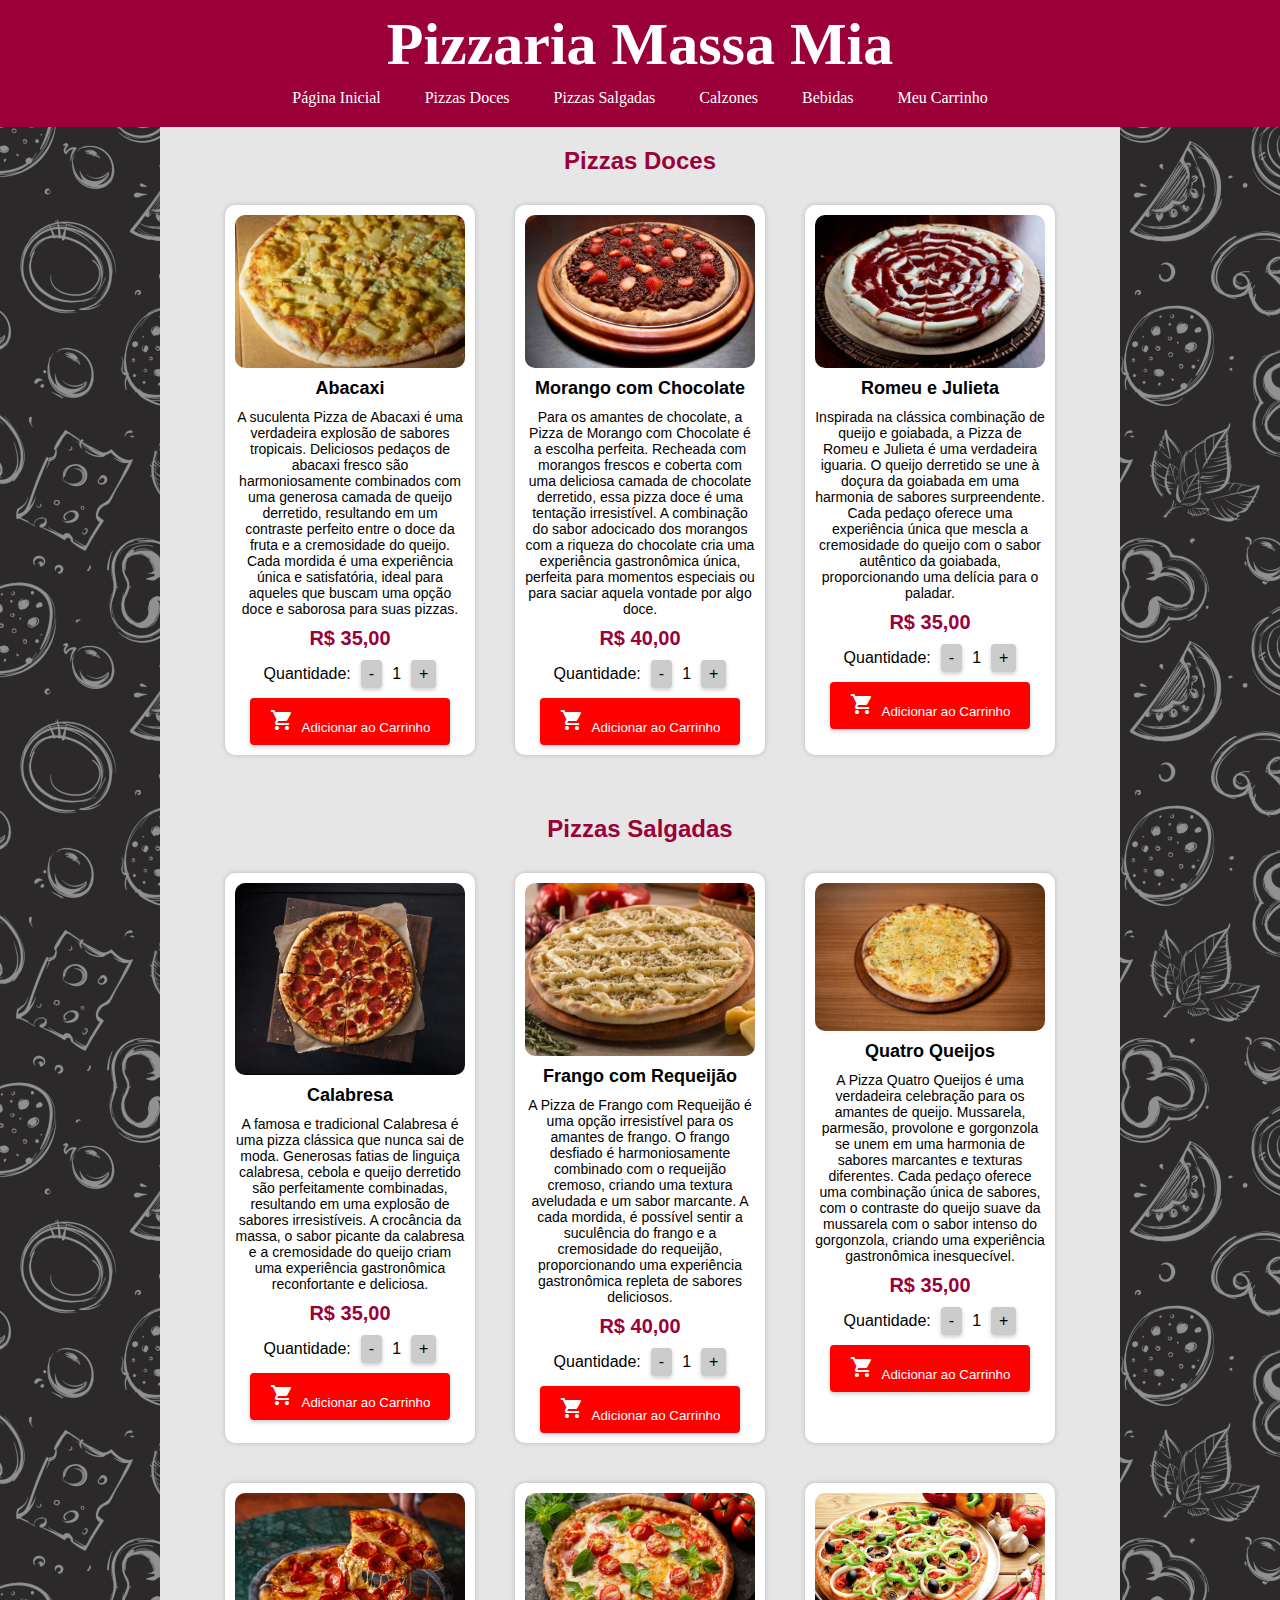
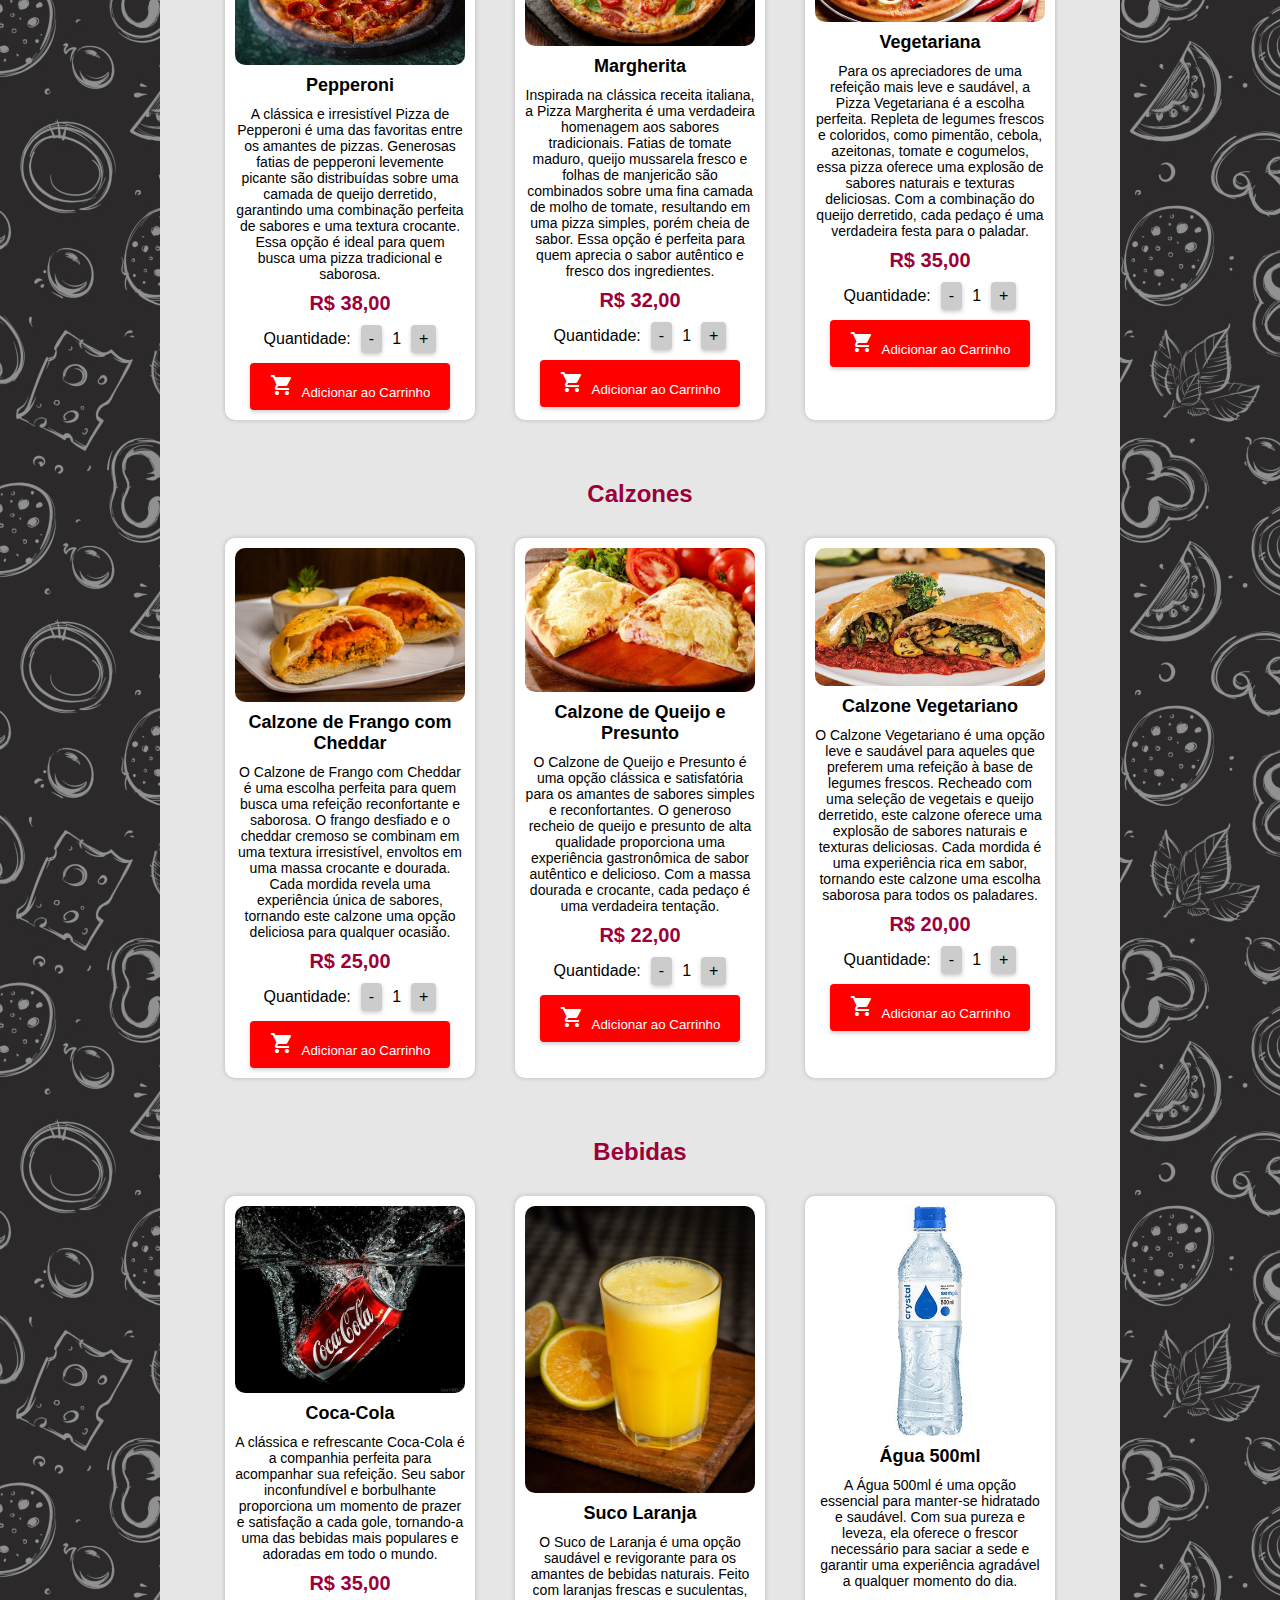
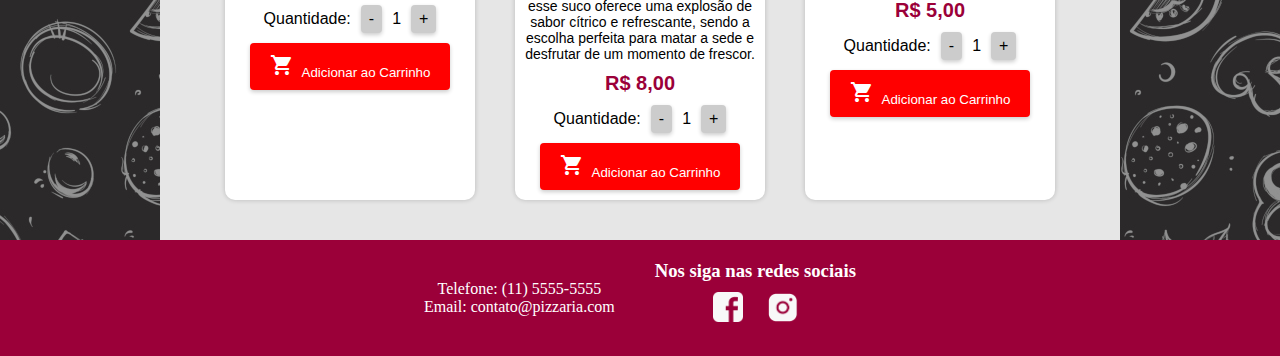
<file: cardapio.html>
<!DOCTYPE html>
<html lang="en">
<head>
    <meta charset="UTF-8">
    <meta http-equiv="X-UA-Compatible" content="IE=edge">
    <meta name="viewport" content="width=device-width, initial-scale=1.0">
    <title>Massa Mia</title>
    <link rel="stylesheet" href="styles/styleCardapio.css">
    <!-- Importação do Material Icons -->
    <link href="https://fonts.googleapis.com/icon?family=Material+Icons" rel="stylesheet">
    <!-- Importação do Material Icons -->
    <link href="https://fonts.googleapis.com/icon?family=Material+Icons" rel="stylesheet">

   
</head>

<body>
	<header>
		<h1>Pizzaria Massa Mia</h1> 
		<nav>
            <a href="#">Página Inicial</a>
			<a href="#doces">Pizzas Doces</a>
			<a href="#salgadas">Pizzas Salgadas</a>
            <a href="#">Calzones</a>
			<a href="#bebidas">Bebidas</a>
            <a href="carrinho.html">Meu Carrinho</a>
		</nav>
	</header>
    <main>

        
        <section id="doces">
            <h2>Pizzas Doces</h2>
            <ul>
                <li data-nome="Pizza de Abacaxi" id="item-abacaxi">
                    <img src="img/abacaxi.png" alt="Pizza de Abacaxi">
                    <p class="name">Abacaxi</p>
                    <p class="description">A suculenta Pizza de Abacaxi é uma verdadeira explosão de sabores tropicais. Deliciosos pedaços de abacaxi fresco são harmoniosamente combinados com uma generosa camada de queijo derretido, resultando em um contraste perfeito entre o doce da fruta e a cremosidade do queijo. Cada mordida é uma experiência única e satisfatória, ideal para aqueles que buscam uma opção doce e saborosa para suas pizzas.</p>
                    <p class="price">R$ 35,00</p>
                    <div class="item-quantity">
                        <p>Quantidade:</p>
                        <button class="btn red custom-btn-quantity" onclick="decrementQuantity('item-abacaxi')">-</button>
                        <span class="quantity">1</span>
                        <button class="btn red custom-btn-quantity" onclick="incrementQuantity('item-abacaxi')">+</button>
                    </div>
                    <button class="btn red custom-btn-carrinho" onclick="adicionarAoCarrinho('item-abacaxi','Pizza de Abacaxi', 35.00)">
                        <i class="material-icons left">shopping_cart</i>
                        Adicionar ao Carrinho
                    </button>
                </li>
                <li  data-nome="Pizza de Morango com Chocolate" id="item-morango">
                    <img src="img/morangoChocolate.jpg" alt="Pizza de Morango com Chocolate">
                    <p class="name">Morango com Chocolate</p>
                    <p class="description">Para os amantes de chocolate, a Pizza de Morango com Chocolate é a escolha perfeita. Recheada com morangos frescos e coberta com uma deliciosa camada de chocolate derretido, essa pizza doce é uma tentação irresistível. A combinação do sabor adocicado dos morangos com a riqueza do chocolate cria uma experiência gastronômica única, perfeita para momentos especiais ou para saciar aquela vontade por algo doce.</p>
                    <p class="price">R$ 40,00</p>
                    <div class="item-quantity">
                        <p>Quantidade:</p>
                        <button class="btn red custom-btn-quantity" onclick="decrementQuantity('item-morango')">-</button>
                        <span class="quantity">1</span>
                        <button class="btn red custom-btn-quantity" onclick="incrementQuantity('item-morango')">+</button>
                    </div>
                    <button class="btn red custom-btn-carrinho" onclick="adicionarAoCarrinho('item-morango','Pizza de Morango', 35.00)">
                        <i class="material-icons left">shopping_cart</i>
                        Adicionar ao Carrinho
                    </button>
                </li>
                <li data-nome="Pizza de Romeu e Julieta" id="item-romeu-julieta">
                    <img src="img/romeuJulieta.jpg" alt="Pizza de Romeu e Julieta">
                    <p class="name"> Romeu e Julieta</p>
                    <p class="description">Inspirada na clássica combinação de queijo e goiabada, a Pizza de Romeu e Julieta é uma verdadeira iguaria. O queijo derretido se une à doçura da goiabada em uma harmonia de sabores surpreendente. Cada pedaço oferece uma experiência única que mescla a cremosidade do queijo com o sabor autêntico da goiabada, proporcionando uma delícia para o paladar.</p>
                    <p class="price">R$ 35,00</p>
                    <div class="item-quantity">
                        <p>Quantidade:</p>
                        <button class="btn red custom-btn-quantity" onclick="decrementQuantity('item-romeu-julieta')">-</button>
                        <span class="quantity">1</span>
                        <button class="btn red custom-btn-quantity" onclick="incrementQuantity('item-romeu-julieta')">+</button>
                    </div>
                    <button class="btn red custom-btn-carrinho" onclick="adicionarAoCarrinho('item-romeu-julieta','Pizza de Romeu e Julieta', 35.00)">
                        <i class="material-icons left">shopping_cart</i>
                        Adicionar ao Carrinho
                    </button>
                </li>
            </ul>
        </section>
    
        <section id="salgadas">
            <h2>Pizzas Salgadas</h2>
            <ul>
                <li data-nome="Pizza de Calabresa" id="item-calabresa">
                    <img src="img/calabresa.png" alt="Calabresa">
                    <p class="name">Calabresa</p>
                    <p class="description">A famosa e tradicional Calabresa é uma pizza clássica que nunca sai de moda. Generosas fatias de linguiça calabresa, cebola e queijo derretido são perfeitamente combinadas, resultando em uma explosão de sabores irresistíveis. A crocância da massa, o sabor picante da calabresa e a cremosidade do queijo criam uma experiência gastronômica reconfortante e deliciosa.</p>
                    <p class="price">R$ 35,00</p>
                    <div class="item-quantity">
                        <p>Quantidade:</p>
                        <button class="btn red custom-btn-quantity" onclick="decrementQuantity('item-calabresa')">-</button>
                        <span class="quantity">1</span>
                        <button class="btn red custom-btn-quantity" onclick="incrementQuantity('item-calabresa')">+</button>
                    </div>
                    <button class="btn red custom-btn-carrinho" onclick="adicionarAoCarrinho('item-calabresa', 'Pizza de Calabresa', 35.00)">
                        <i class="material-icons left">shopping_cart</i>
                        Adicionar ao Carrinho
                    </button>
                    <li data-nome="Pizza de Frango com Requeijão" id="item-frango-requeijao">
                        <img src="img/frango.png" alt="Frango com requeijão">
                        <p class="name">Frango com Requeijão</p>
                        <p class="description">A Pizza de Frango com Requeijão é uma opção irresistível para os amantes de frango. O frango desfiado é harmoniosamente combinado com o requeijão cremoso, criando uma textura aveludada e um sabor marcante. A cada mordida, é possível sentir a suculência do frango e a cremosidade do requeijão, proporcionando uma experiência gastronômica repleta de sabores deliciosos.</p>
                        <p class="price">R$ 40,00</p>
                        <div class="item-quantity">
                            <p>Quantidade:</p>
                            <button class="btn red custom-btn-quantity" onclick="decrementQuantity('item-frango-requeijao')">-</button>
                            <span class="quantity">1</span>
                            <button class="btn red custom-btn-quantity" onclick="incrementQuantity('item-frango-requeijao')">+</button>
                        </div>
                        <button class="btn red custom-btn-carrinho" onclick="adicionarAoCarrinho('item-frango-requeijao', 'Pizza de Frango com Requeijão', 40.00)">
                            <i class="material-icons left">shopping_cart</i>
                            Adicionar ao Carrinho
                        </button>
                    </li>
                    <li data-nome="Pizza Quatro Queijos" id="item-quatro-queijos">
                        <img src="img/4queijos.jpg" alt="Pizza 4 queijos">
                        <p class="name">Quatro Queijos</p>
                        <p class="description">A Pizza Quatro Queijos é uma verdadeira celebração para os amantes de queijo. Mussarela, parmesão, provolone e gorgonzola se unem em uma harmonia de sabores marcantes e texturas diferentes. Cada pedaço oferece uma combinação única de sabores, com o contraste do queijo suave da mussarela com o sabor intenso do gorgonzola, criando uma experiência gastronômica inesquecível.</p>
                        <p class="price">R$ 35,00</p>
                        <div class="item-quantity">
                            <p>Quantidade:</p>
                            <button class="btn red custom-btn-quantity" onclick="decrementQuantity('item-quatro-queijos')">-</button>
                            <span class="quantity">1</span>
                            <button class="btn red custom-btn-quantity" onclick="incrementQuantity('item-quatro-queijos')">+</button>
                        </div>
                        <button class="btn red custom-btn-carrinho" onclick="adicionarAoCarrinho('item-quatro-queijos', 'Pizza Quatro Queijos', 35.00)">
                            <i class="material-icons left">shopping_cart</i>
                            Adicionar ao Carrinho
                        </button>
                    </li>

                    <li data-nome="Pizza de Pepperoni" id="item-pepperoni">
                        <img src="img/pizza_pepperoni.jpg" alt="Pizza de Pepperoni">
                        <p class="name">Pepperoni</p>
                        <p class="description">A clássica e irresistível Pizza de Pepperoni é uma das favoritas entre os amantes de pizzas. Generosas fatias de pepperoni levemente picante são distribuídas sobre uma camada de queijo derretido, garantindo uma combinação perfeita de sabores e uma textura crocante. Essa opção é ideal para quem busca uma pizza tradicional e saborosa.</p>
                        <p class="price">R$ 38,00</p>
                        <div class="item-quantity">
                            <p>Quantidade:</p>
                            <button class="btn red custom-btn-quantity" onclick="decrementQuantity('item-pepperoni')">-</button>
                            <span class="quantity">1</span>
                            <button class="btn red custom-btn-quantity" onclick="incrementQuantity('item-pepperoni')">+</button>
                        </div>
                        <button class="btn red custom-btn-carrinho" onclick="adicionarAoCarrinho('item-pepperoni', 'Pizza de Pepperoni', 35.00)">
                            <i class="material-icons left">shopping_cart</i>
                            Adicionar ao Carrinho
                        </button>
                    </li>

                    <li data-nome="Pizza Margherita" id="item-margherita">
                        <img src="img/pizza_marguerita.jpg" alt="Pizza Margherita">
                        <p class="name">Margherita</p>
                        <p class="description">Inspirada na clássica receita italiana, a Pizza Margherita é uma verdadeira homenagem aos sabores tradicionais. Fatias de tomate maduro, queijo mussarela fresco e folhas de manjericão são combinados sobre uma fina camada de molho de tomate, resultando em uma pizza simples, porém cheia de sabor. Essa opção é perfeita para quem aprecia o sabor autêntico e fresco dos ingredientes.</p>
                        <p class="price">R$ 32,00</p>
                        <div class="item-quantity">
                            <p>Quantidade:</p>
                            <button class="btn red custom-btn-quantity" onclick="decrementQuantity('item-margherita')">-</button>
                            <span class="quantity">1</span>
                            <button class="btn red custom-btn-quantity" onclick="incrementQuantity('item-margherita')">+</button>
                        </div>
                        <button class="btn red custom-btn-carrinho" onclick="adicionarAoCarrinho('item-margherita', 'Pizza Margherita', 35.00)">
                            <i class="material-icons left">shopping_cart</i>
                            Adicionar ao Carrinho
                        </button>
                    </li>

                    <li data-nome="Pizza Vegetariana" id="item-vegetariana">
                        <img src="img/pizza_vegetariana.jpg" alt="Pizza Vegetariana">
                        <p class="name">Vegetariana</p>
                        <p class="description">Para os apreciadores de uma refeição mais leve e saudável, a Pizza Vegetariana é a escolha perfeita. Repleta de legumes frescos e coloridos, como pimentão, cebola, azeitonas, tomate e cogumelos, essa pizza oferece uma explosão de sabores naturais e texturas deliciosas. Com a combinação do queijo derretido, cada pedaço é uma verdadeira festa para o paladar.</p>
                        <p class="price">R$ 35,00</p>
                        <div class="item-quantity">
                            <p>Quantidade:</p>
                            <button class="btn red custom-btn-quantity" onclick="decrementQuantity('item-vegetariana')">-</button>
                            <span class="quantity">1</span>
                            <button class="btn red custom-btn-quantity" onclick="incrementQuantity('item-vegetariana')">+</button>
                        </div>
                        <button class="btn red custom-btn-carrinho" onclick="adicionarAoCarrinho('item-vegetariana', 'Pizza Vegetariana', 35.00)">
                            <i class="material-icons left">shopping_cart</i>
                            Adicionar ao Carrinho
                        </button>
                    </li>
                    
                    
                    
            </ul>
        </section>

        <section id="calzones">
            <h2>Calzones</h2>
            <ul>
                <li>
                    <img src="img/calzone-frango-cheaddar.jpg" alt="Calzone de Frango com Cheddar">
                    <p class="name">Calzone de Frango com Cheddar</p>
                    <p class="description">O Calzone de Frango com Cheddar é uma escolha perfeita para quem busca uma refeição reconfortante e saborosa. O frango desfiado e o cheddar cremoso se combinam em uma textura irresistível, envoltos em uma massa crocante e dourada. Cada mordida revela uma experiência única de sabores, tornando este calzone uma opção deliciosa para qualquer ocasião.</p>
                    <p class="price">R$ 25,00</p>
                    <div class="item-quantity">
                        <p>Quantidade:</p>
                        <button class="btn red custom-btn-quantity" onclick="decrementQuantity('calzone-frango-cheddar')">-</button>
                        <span class="quantity">1</span>
                        <button class="btn red custom-btn-quantity" onclick="incrementQuantity('calzone-frango-cheddar')">+</button>
                    </div>
                    <button class="btn red custom-btn-carrinho" onclick="adicionarAoCarrinho('calzone-frango-cheddar', 'Calzone de Frango com Cheddar', 25.00)">
                        <i class="material-icons left">shopping_cart</i>
                        Adicionar ao Carrinho
                    </button>
                </li>
                <li>
                    <img src="img/calzone-queijo_presunto.jpg" alt="Calzone de Queijo e Presunto">
                    <p class="name">Calzone de Queijo e Presunto</p>
                    <p class="description">O Calzone de Queijo e Presunto é uma opção clássica e satisfatória para os amantes de sabores simples e reconfortantes. O generoso recheio de queijo e presunto de alta qualidade proporciona uma experiência gastronômica de sabor autêntico e delicioso. Com a massa dourada e crocante, cada pedaço é uma verdadeira tentação.</p>
                    <p class="price">R$ 22,00</p>
                    <div class="item-quantity">
                        <p>Quantidade:</p>
                        <button class="btn red custom-btn-quantity" onclick="decrementQuantity('calzone-queijo-presunto')">-</button>
                        <span class="quantity">1</span>
                        <button class="btn red custom-btn-quantity" onclick="incrementQuantity('calzone-queijo-presunto')">+</button>
                    </div>
                    <button class="btn red custom-btn-carrinho" onclick="adicionarAoCarrinho('calzone-queijo-presunto', 'Calzone de Queijo e Presunto', 22.00)">
                        <i class="material-icons left">shopping_cart</i>
                        Adicionar ao Carrinho
                    </button>
                </li>
                <li>
                    <img src="img/calzone-vegetariano.jpg" alt="Calzone Vegetariano">
                    <p class="name">Calzone Vegetariano</p>
                    <p class="description">O Calzone Vegetariano é uma opção leve e saudável para aqueles que preferem uma refeição à base de legumes frescos. Recheado com uma seleção de vegetais e queijo derretido, este calzone oferece uma explosão de sabores naturais e texturas deliciosas. Cada mordida é uma experiência rica em sabor, tornando este calzone uma escolha saborosa para todos os paladares.</p>
                    <p class="price">R$ 20,00</p>
                    <div class="item-quantity">
                        <p>Quantidade:</p>
                        <button class="btn red custom-btn-quantity" onclick="decrementQuantity('calzone-vegetariano')">-</button>
                        <span class="quantity">1</span>
                        <button class="btn red custom-btn-quantity" onclick="incrementQuantity('calzone-vegetariano')">+</button>
                    </div>
                    <button class="btn red custom-btn-carrinho" onclick="adicionarAoCarrinho('calzone-vegetariano', 'Calzone Vegetariano', 20.00)">
                        <i class="material-icons left">shopping_cart</i>
                        Adicionar ao Carrinho
                    </button>
                </li>
            </ul>
        </section>
        
    
        <section id="bebidas">
            <h2>Bebidas</h2>
            <ul>
                <li data-nome="Coca-Cola" id="item-coca-cola">
                    <img src="img/coca.jpg" alt="Coca-Cola">
                    <p class="name">Coca-Cola</p>
                    <p class="description">A clássica e refrescante Coca-Cola é a companhia perfeita para acompanhar sua refeição. Seu sabor inconfundível e borbulhante proporciona um momento de prazer e satisfação a cada gole, tornando-a uma das bebidas mais populares e adoradas em todo o mundo.</p>
                    <p class="price">R$ 35,00</p>
                    <div class="item-quantity">
                        <p>Quantidade:</p>
                        <button class="btn red custom-btn-quantity" onclick="decrementQuantity('item-coca-cola')">-</button>
                        <span class="quantity">1</span>
                        <button class="btn red custom-btn-quantity" onclick="incrementQuantity('item-coca-cola')">+</button>
                    </div>
                    <button class="btn red custom-btn-carrinho" onclick="adicionarAoCarrinho('item-coca-cola', 'Coca-Cola', 35.00)">
                        <i class="material-icons left">shopping_cart</i>
                        Adicionar ao Carrinho
                    </button>
                </li>
                <li data-nome="Suco de Laranja" id="item-suco-laranja">
                    <img src="img/suco laranja.jpg" alt="Suco de Laranja">
                    <p class="name">Suco Laranja</p>
                    <p class="description">O Suco de Laranja é uma opção saudável e revigorante para os amantes de bebidas naturais. Feito com laranjas frescas e suculentas, esse suco oferece uma explosão de sabor cítrico e refrescante, sendo a escolha perfeita para matar a sede e desfrutar de um momento de frescor.</p>
                    <p class="price">R$ 8,00</p>
                    <div class="item-quantity">
                        <p>Quantidade:</p>
                        <button class="btn red custom-btn-quantity" onclick="decrementQuantity('item-suco-laranja')">-</button>
                        <span class="quantity">1</span>
                        <button class="btn red custom-btn-quantity" onclick="incrementQuantity('item-suco-laranja')">+</button>
                    </div>
                    <button class="btn red custom-btn-carrinho" onclick="adicionarAoCarrinho('item-suco-laranja', 'Suco de Laranja', 8.00)">
                        <i class="material-icons left">shopping_cart</i>
                        Adicionar ao Carrinho
                    </button>
                </li>
                <li data-nome="Água 500ml" id="item-agua">
                    <img src="img/agua.jpg" alt="Agua sem gás ">
                    <p class="name">Água 500ml</p>
                    <p class="description">A Água 500ml é uma opção essencial para manter-se hidratado e saudável. Com sua pureza e leveza, ela oferece o frescor necessário para saciar a sede e garantir uma experiência agradável a qualquer momento do dia.</p>
                    <p class="price">R$ 5,00</p>
                    <div class="item-quantity">
                        <p>Quantidade:</p>
                        <button class="btn red custom-btn-quantity" onclick="decrementQuantity('item-agua')">-</button>
                        <span class="quantity">1</span>
                        <button class="btn red custom-btn-quantity" onclick="incrementQuantity('item-agua')">+</button>
                    </div>
                    <button class="btn red custom-btn-carrinho" onclick="adicionarAoCarrinho('item-agua', 'Água 500ml', 5.00)">
                        <i class="material-icons left">shopping_cart</i>
                        Adicionar ao Carrinho
                    </button>
                </li>
            </ul>

            <div id="carrinho-container">

                <!-- Lista de itens do carrinho será inserida aqui -->
            </div>

        </section>

    </main>

    <footer>                    
        <div >
            <p>Telefone: (11) 5555-5555</p>
            <p>Email: contato@pizzaria.com</p>
        </div>
        
        <div >
            <h3>Nos siga nas redes sociais</h3>
            <a href="#"><img src="img/face.png" alt=""></a>
            <a href="#"><img src="img/insta.png" alt=""></a>
           
        </div>         
    </footer>
  
    


    <script src="/scripts/scriptCardapio.js"></script>
	
</body>
</html>
</file>
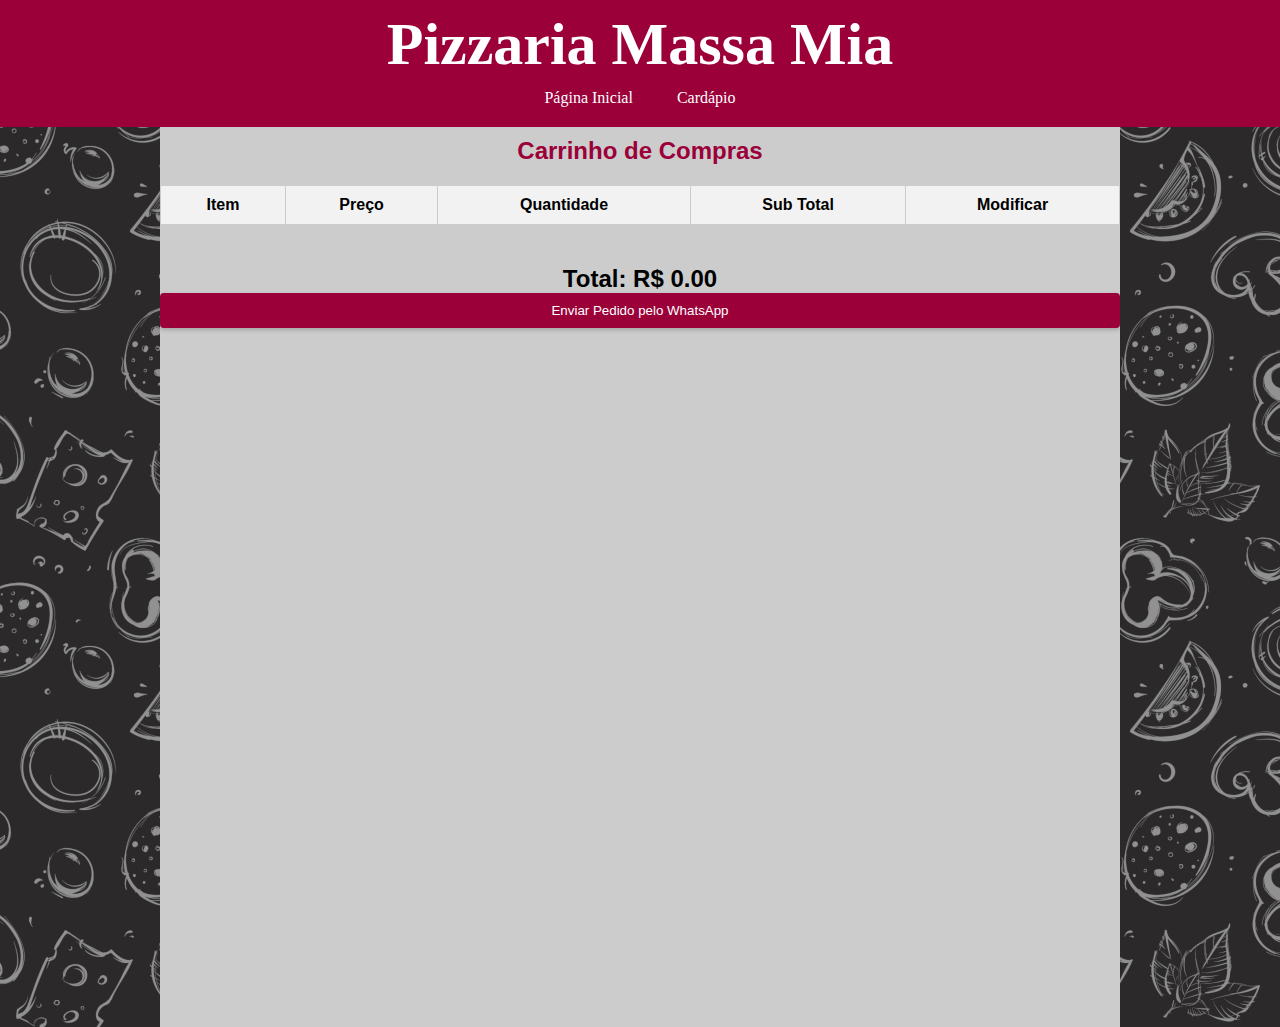
<file: carrinho.html>
<!DOCTYPE html>
<html lang="pt-BR">
<head>
    <meta charset="UTF-8">
    <meta http-equiv="X-UA-Compatible" content="IE=edge">
    <meta name="viewport" content="width=device-width, initial-scale=1.0">
    <title>Carrinho de Compras</title>
    <link rel="stylesheet" href="styles/styleCarrinho.css">
</head>
<body>

    <header>
		<h1>Pizzaria Massa Mia</h1> 
		<nav>
            <a href="index.html">Página Inicial</a>
            <a href="cardapio.html">Cardápio</a>
		</nav>
	</header>

    <main>
        <h2>Carrinho de Compras</h2>
        <table>
            
            <tr>
                <th>Item</th>
                <th>Preço</th>
                <th>Quantidade</th>
                <th>Sub Total</th>
                <th colspan="2">Modificar</th>
            </tr>
            
            <tbody id="carrinho-tbody">
                <!-- Os itens do carrinho serão exibidos aqui dinamicamente -->
            </tbody>
        </table>

        <p class="total" id="carrinho-total">
            Total: R$ 0.00
        </p>

        <button class="enviar-pedido" onclick="enviarPedidoWhatsApp()">Enviar Pedido pelo WhatsApp</button>

    </main>
    

    <script src="scripts/scriptCarrinho.js"></script>
</body>
</html>
</file>
<file: styles/styleCardapio.css>
*{
    margin: 0;
    padding: 0;
    box-sizing: border-box;
}

:root{
    --corBackground:  #9b0039;
    --corBackgroundSection:  #e6e6e6;
    --corFontes: white;
}

body{
    background-image: url(/img/telaFundo.jpg);
    background-repeat: repeat;
}

main {
    font-family: Arial, sans-serif;
    margin: auto;
    padding: 0;
    width: 100%;
    max-width: 960px;
     
}

header {    
    background-color:var(--corBackground);
    color: var(--corFontes);
    padding: 10px;
    text-align: center;
    
}


header h1{
    font-size: 60px;
}

nav {
    margin-top: 10px;
    margin-bottom: 10px;
}

nav a {
    color:var(--corFontes);
    text-decoration: none;
    padding: 10px;
    margin: 0px 10px;
}

nav a:hover {
    background-color: var(--corFontes);
    border-radius: 10px;
    font-weight: bolder;
    color:var(--corBackground);
}

section{
    display: flex;
    flex-direction:column; 
    /* flex-wrap: wrap; */
    padding: 20px;
    background-color:var(--corBackgroundSection);
}


h2 {
    color: var(--corBackground);
    margin-top: 0;
    margin-bottom: 10px;
    text-align: center;
}

ul {
    display: flex;
    /* flex-direction: row; */
    flex-wrap: wrap;
    justify-content: center;
    list-style: none;
    padding: 0;
    margin: 0;
    overflow: hidden;
    text-align: center;
}

li {
    display: flex;
    flex-direction: column;
    align-items: center;
    text-align: center;
    margin: 20px;
    max-width: 250px;
    background-color: white;
    border-radius: 10px;
    padding: 10px;
    box-shadow: 0px 0px 5px 0px rgba(0,0,0,0.2);
    
}

li img {
    width: 300px;
    max-width: 100%;
    height: auto;
    border-radius: 10px;
    margin-bottom: 10px;
}

.name {
    font-size: 18px;
    font-weight: bold;
    margin-bottom: 10px;
}

.description {
    font-size: 14px;
    margin-bottom: 10px;
}

.price {
    font-size: 20px;
    color:var(--corBackground);
    font-weight: bold;
    margin-bottom: 10px;
}

/* Estilos para a classe personalizada dos botões de "Adicionar ao Carrinho" */
.custom-btn-carrinho {
    background-color: red;
    color: white;
    padding: 10px 20px;
    border: none;
    border-radius: 4px;
    cursor: pointer;
    box-shadow: 0 2px 4px rgba(0, 0, 0, 0.2);
  }
  
.custom-btn-carrinho i {
    margin-right: 5px;
  }
  
  /* Estilos de hover para a classe personalizada */
.custom-btn-carrinho:hover {
    background-color: darkred;
}

.quantity{
    margin: 0px 10px;
}

.item-quantity {
    display: flex;
    align-items: center;
    margin-bottom: 10px;
  }
  
.item-quantity p {
    margin-right: 10px;
    
}
  
.custom-btn-quantity {
    /* Estilos dos botões de quantidade (exemplo) */
    background-color: #ccc;
    color: black;
    border: none;
    border-radius: 4px;
    cursor: pointer;
    padding: 5px 8px;
    font-size: 16px;
  }
#carrinho-container{
    display: none;
}

table {
    width: 100%;
    border-collapse: collapse;
    margin-bottom: 20px;
    font-family: Arial, sans-serif;
}

th, td {
    padding: 10px;
    text-align: center;
    border: 1px solid #ccc;
}

th {
    background-color: #f2f2f2;
    font-weight: bold;
}


/* Estilizando o botão "Ir para carrinho" */
button {
    background-color: red;
    color: white;
    padding: 10px 20px;
    border: none;
    border-radius: 4px;
    cursor: pointer;
    box-shadow: 0 2px 4px rgba(0, 0, 0, 0.2);
}

button:hover {
    background-color: #ff6347;
}

/* Estilizando o total do pedido */
div.total {
    text-align: center;
    font-weight: bold;
    margin-top: 20px;
}

/* Estilizando o container do carrinho */
#carrinho-container {
text-align: center;
margin-top: 20px;
}
  


footer {
    background-color:var(--corBackground);
    color:var(--corFontes);
    padding: 20px;
    display: flex; 
    justify-content: center;
    align-items: center;
}

footer div{
    margin: 0 20px;
    text-align: center;
}

footer img{
    height: 30px ;
    margin: 10px;
}
</file>
<file: styles/styleCarrinho.css>
*{
    margin: 0;
    padding: 0;
    box-sizing: border-box;
}

:root{
    --corBackground:  #9b0039;
    --corBackgroundSection:  #e6e6e6;
    --corFontes: white;
    --corHover: #420c03;
}

body{
    background-image: url(/img/telaFundo.jpg);
    background-repeat: repeat;
    display: flex;
    flex-direction: column;
    justify-content: center;
}

main {
    font-family: Arial, sans-serif;
    margin: auto;
    padding: 0;
    width: 100vw;
    height: 100vh;
    max-width: 960px;
    background-color: #ccc;
    overflow-y: hidden;
    display: flex;
    flex-direction: column;
}

header {    
    background-color:var(--corBackground);
    color: var(--corFontes);
    padding: 10px;
    text-align: center;
    
}

header h1{
    font-size: 60px;
}

nav {
    margin-top: 10px;
    margin-bottom: 10px;
}

nav a {
    color:var(--corFontes);
    text-decoration: none;
    padding: 10px;
    margin: 0px 10px;
}

nav a:hover {
    background-color: var(--corFontes);
    border-radius: 10px;
    font-weight: bolder;
    color:var(--corBackground);
}


h2 {
    color: var(--corBackground);
    margin-top: 0;
    padding: 10px;
    margin-bottom: 10px;
    text-align: center;
}

ul {
    display: flex;
    /* flex-direction: row; */
    flex-wrap: wrap;
    justify-content: center;
    list-style: none;
    padding: 0;
    margin: 0;
    gap: 20px;
}

li {
    display: flex;
    flex-direction: column;
    align-items: center;
    text-align: center;
    margin: 20px;
    max-width: 250px;
    background-color: white;
    border-radius: 10px;
    padding: 10px;
    box-shadow: 0px 0px 5px 0px rgba(0,0,0,0.2);
    
}

li .item-img {
    width: 200px;
    max-width: 100%;
    height: auto;
    border-radius: 10px;
    margin-bottom: 10px;
}


table {
    width: 100%;
    border-collapse: collapse;
    margin-bottom: 20px;
    font-family: Arial, sans-serif;
}

th, td {
    padding: 10px;
    text-align: center;
    border: 1px solid #ccc;
}

th {
    background-color: #f2f2f2;
    font-weight: bold;
}

/* Estilizando o botão "Ir para carrinho" */
button {
    background-color: var(--corBackground);
    color: white;
    padding: 10px 20px;
    border: none;
    border-radius: 4px;
    cursor: pointer;
    box-shadow: 0 2px 4px rgba(0, 0, 0, 0.2);
}

button:hover {
    background-color: var(--corHover);
}

/* Estilizando o total do pedido */
p.total {
    text-align: center;
    font-weight: bold;
    margin-top: 20px;
    text-align: center;
    font-size: 1.5rem;
}


/* Estilo para o botão "Enviar Pedido pelo WhatsApp" */
.enviar-pedido {
    background-color: var(--corBackground);
    color: white;
    padding: 10px 20px;
    border: none;
    border-radius: 4px;
    cursor: pointer;
    box-shadow: 0 2px 4px rgba(0, 0, 0, 0.2);
}

.enviar-pedido:hover {
    background-color: cor;
    
}

/* Estilizando o footer */
footer {
    background-color:var(--corBackground);
    color:var(--corFontes);
    padding: 20px;
    display: flex; 
    justify-content: center;
    align-items: center;
}

footer div{
    margin: 0 20px;
    text-align: center;
}

footer img{
    height: 30px ;
    margin: 10px;
}
</file>
